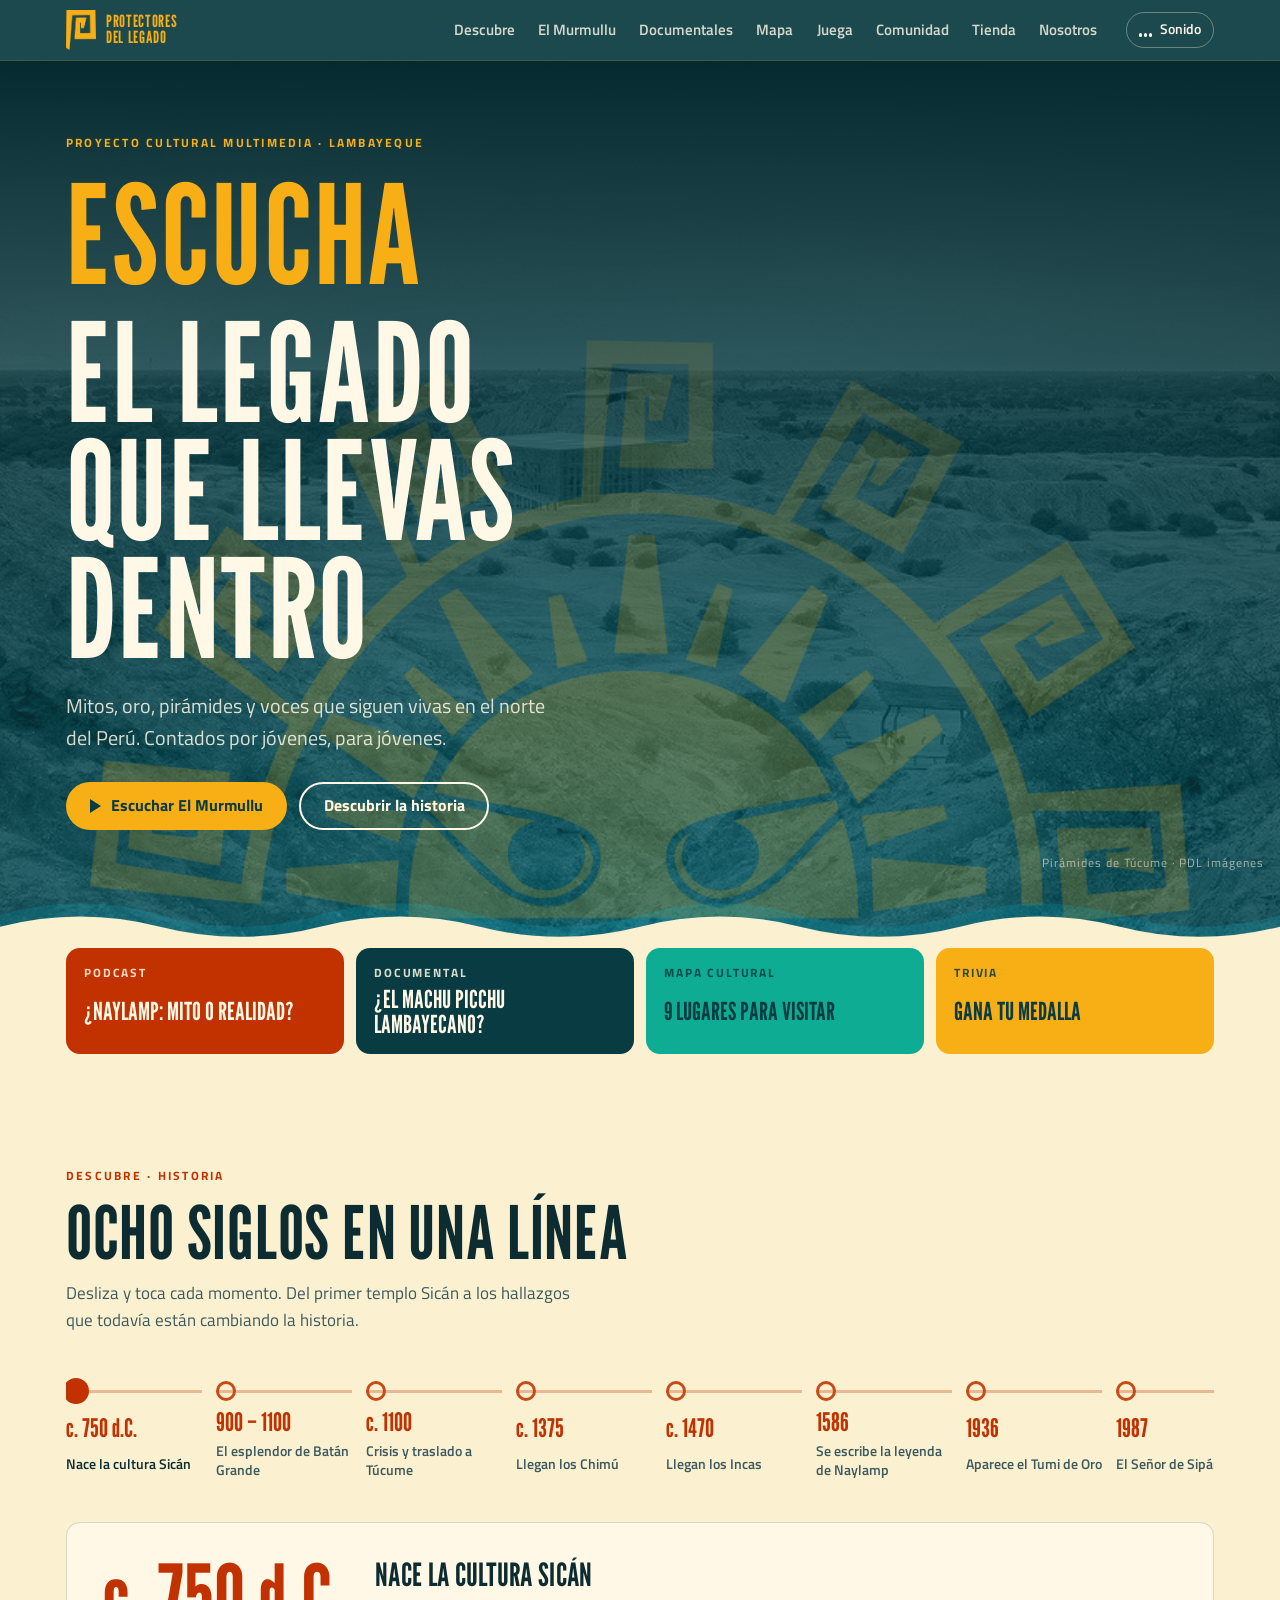
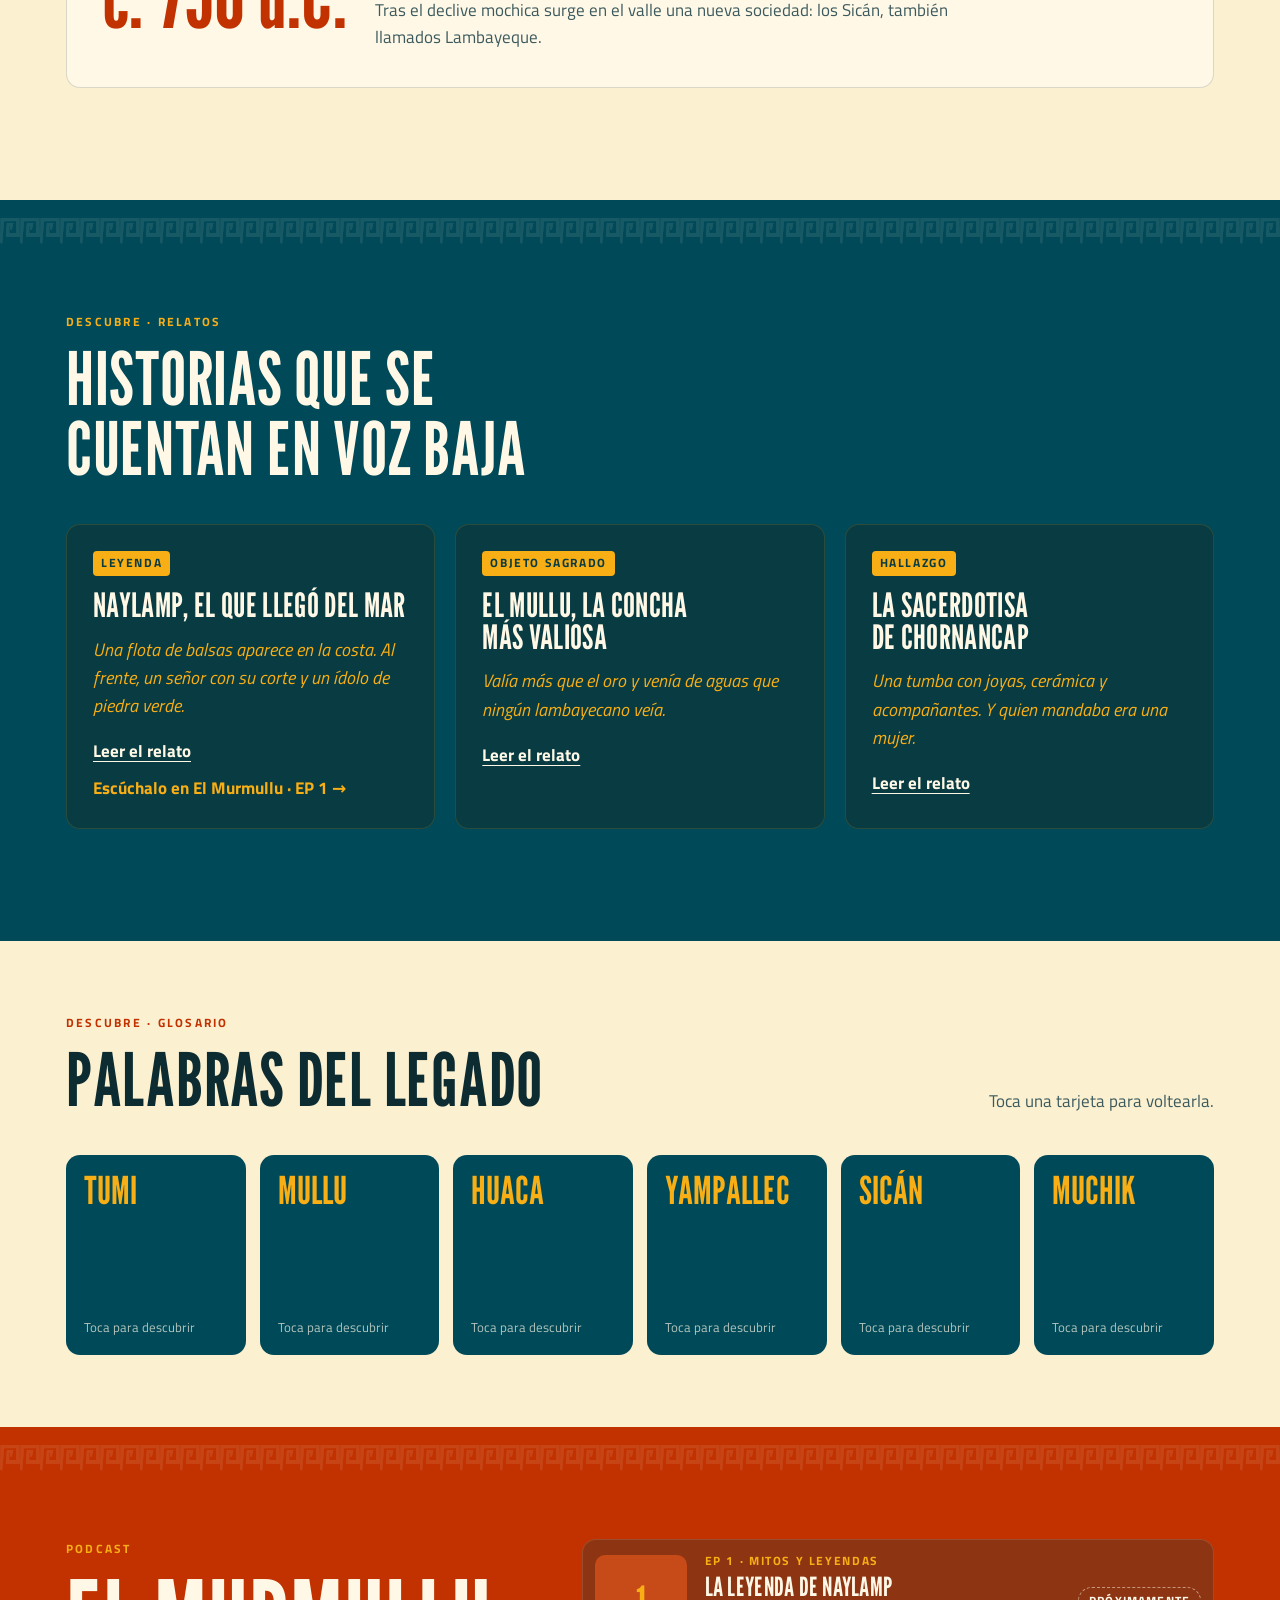
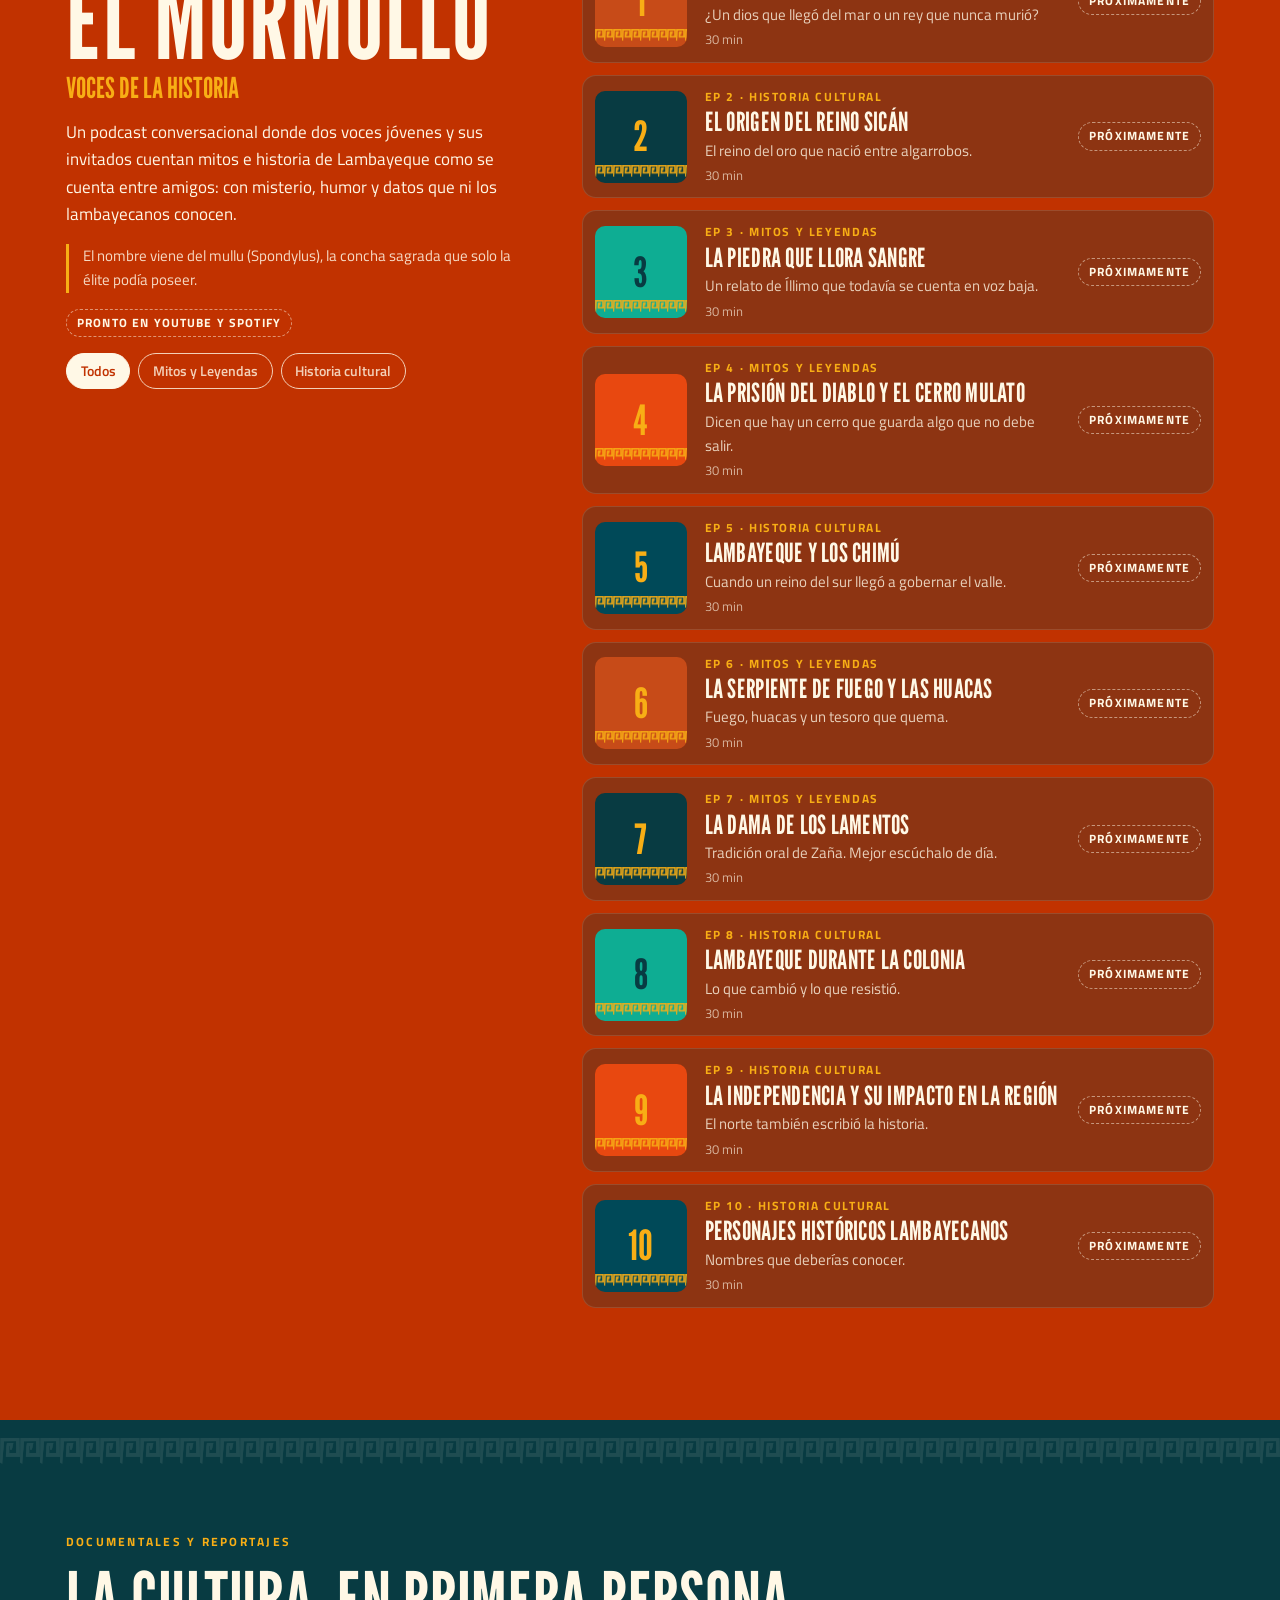
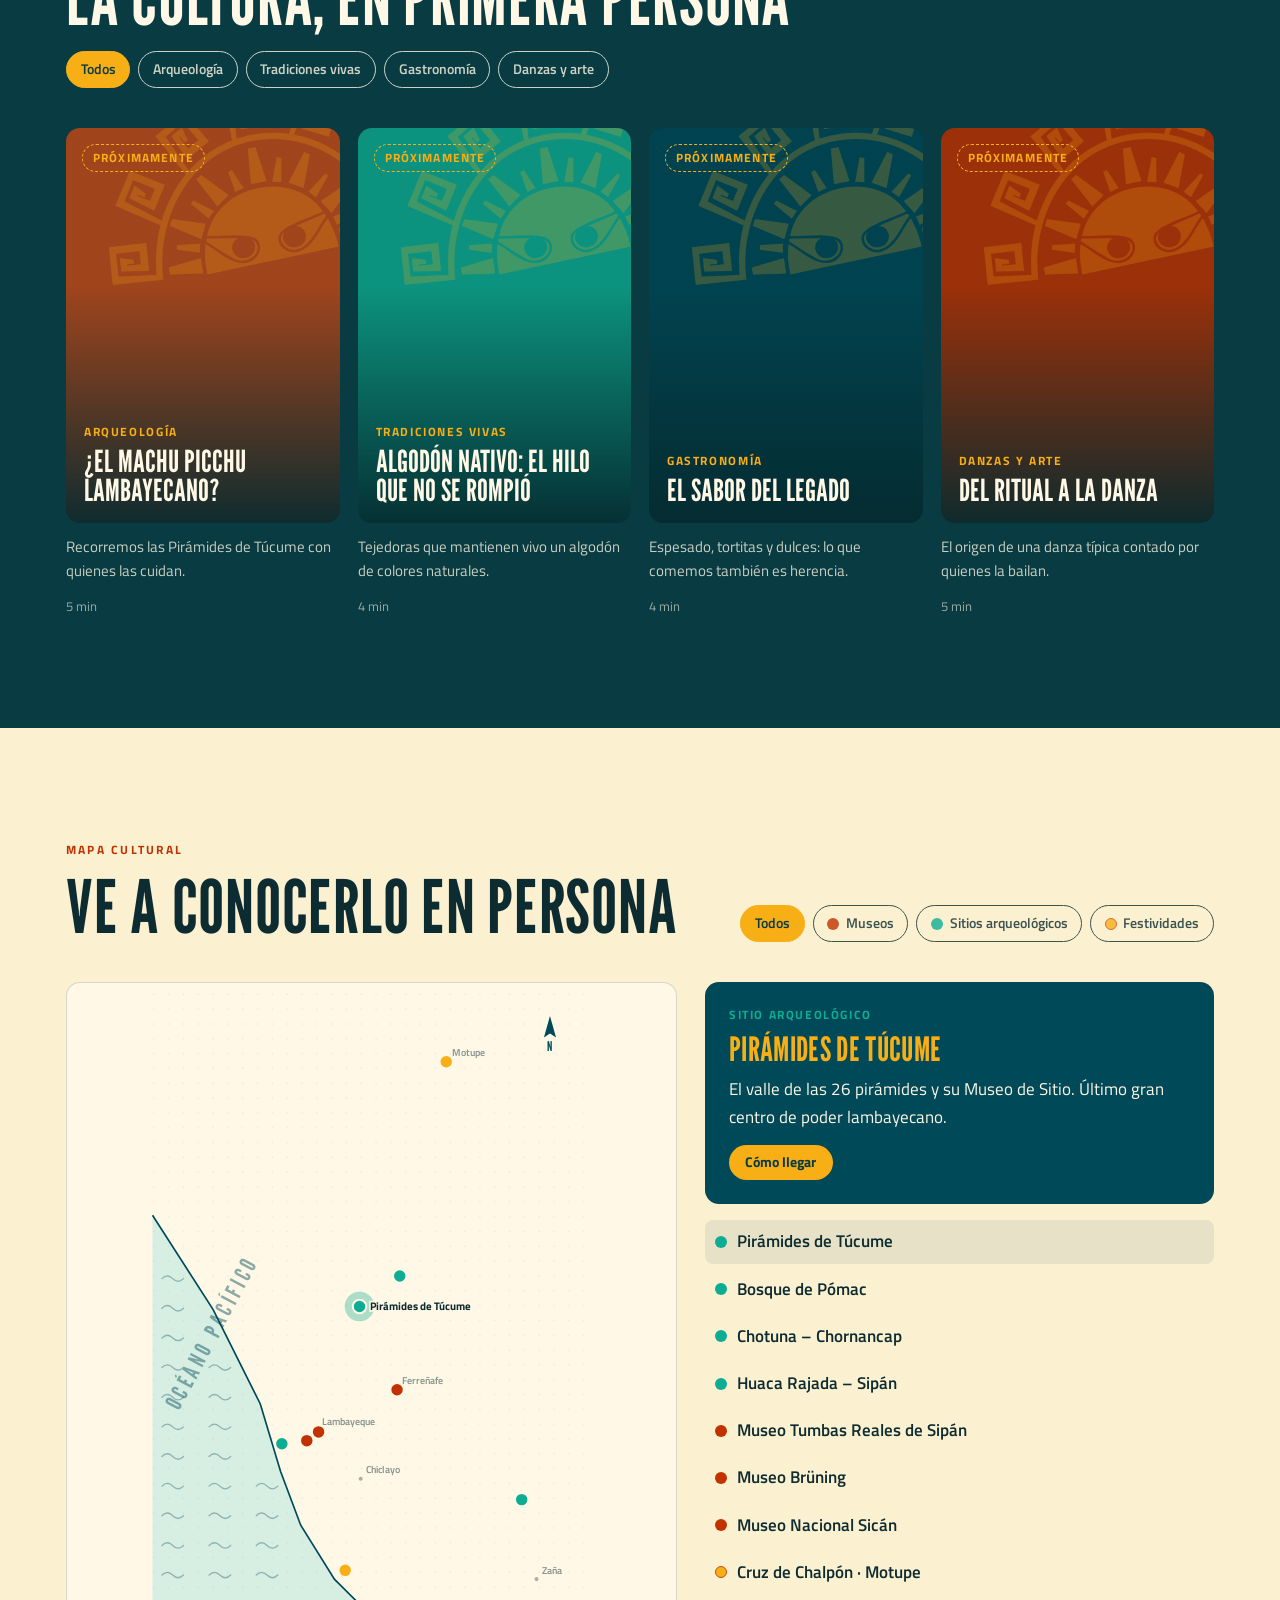
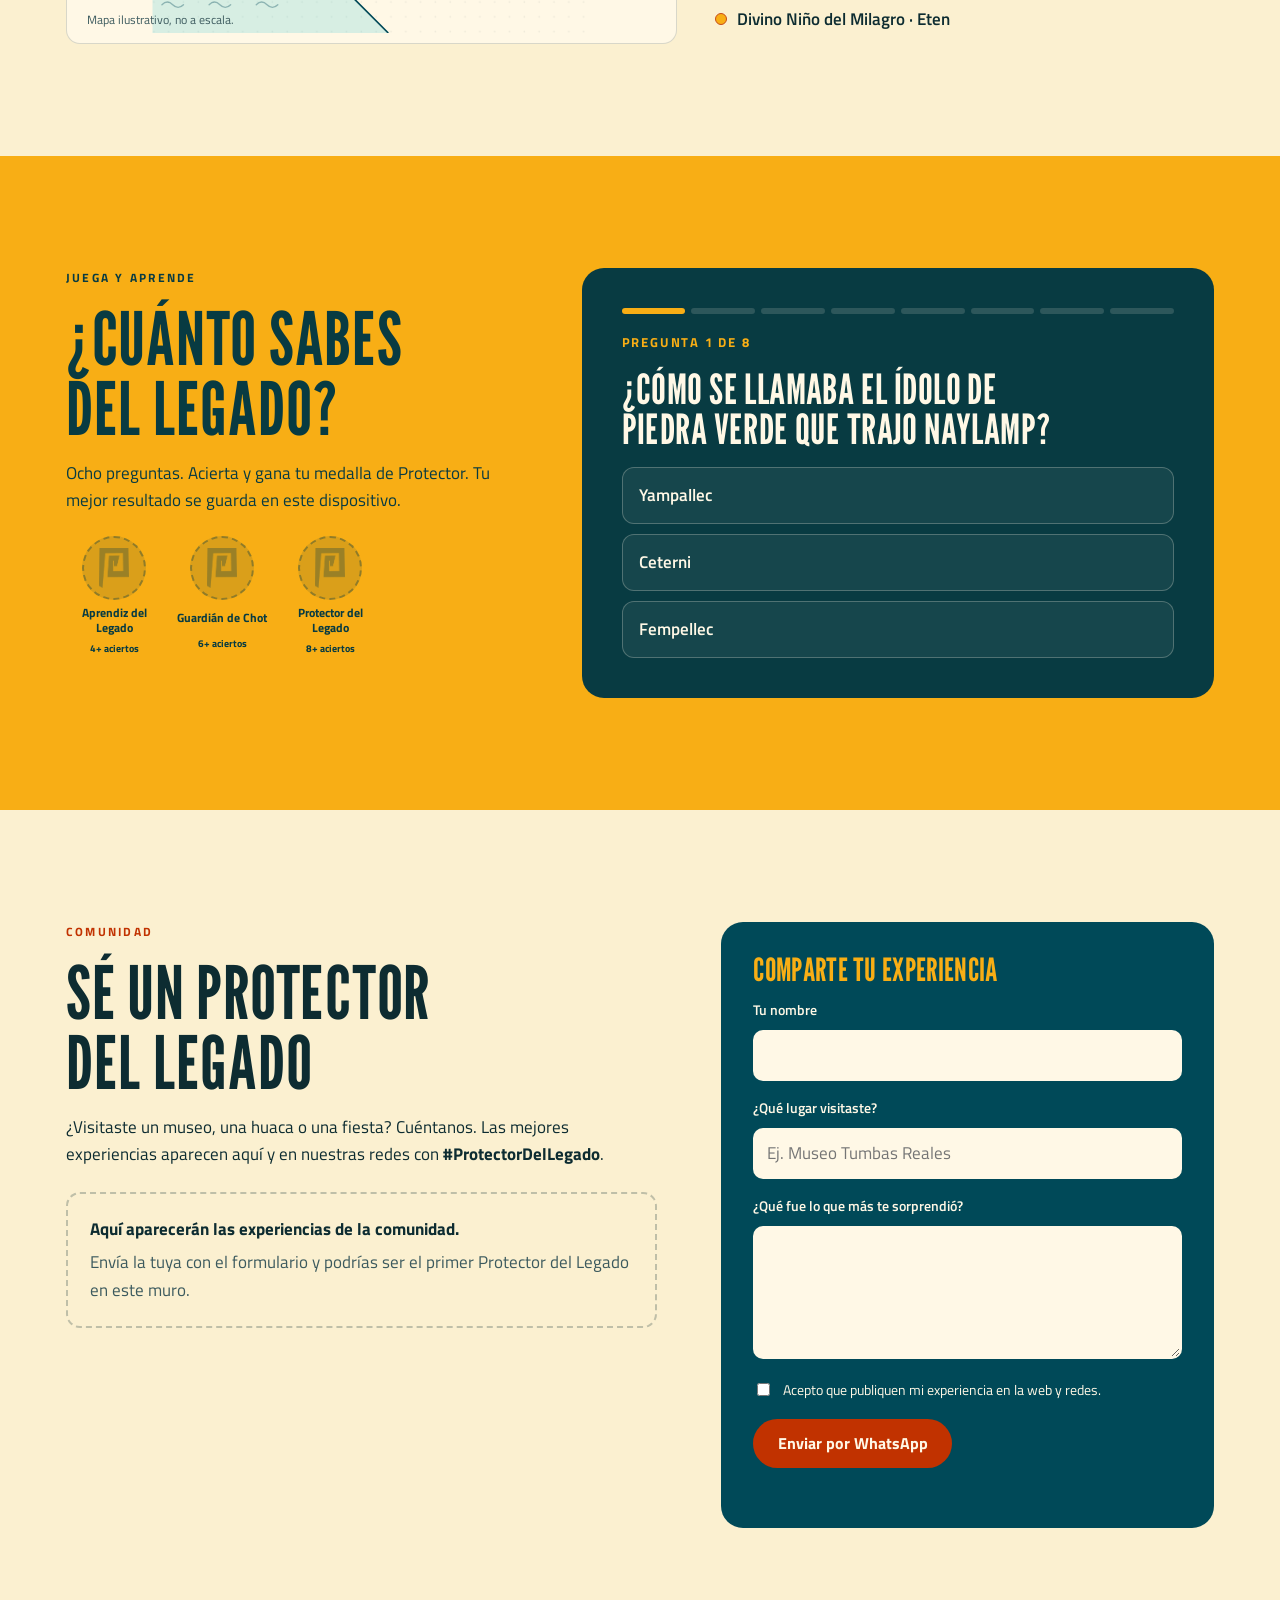
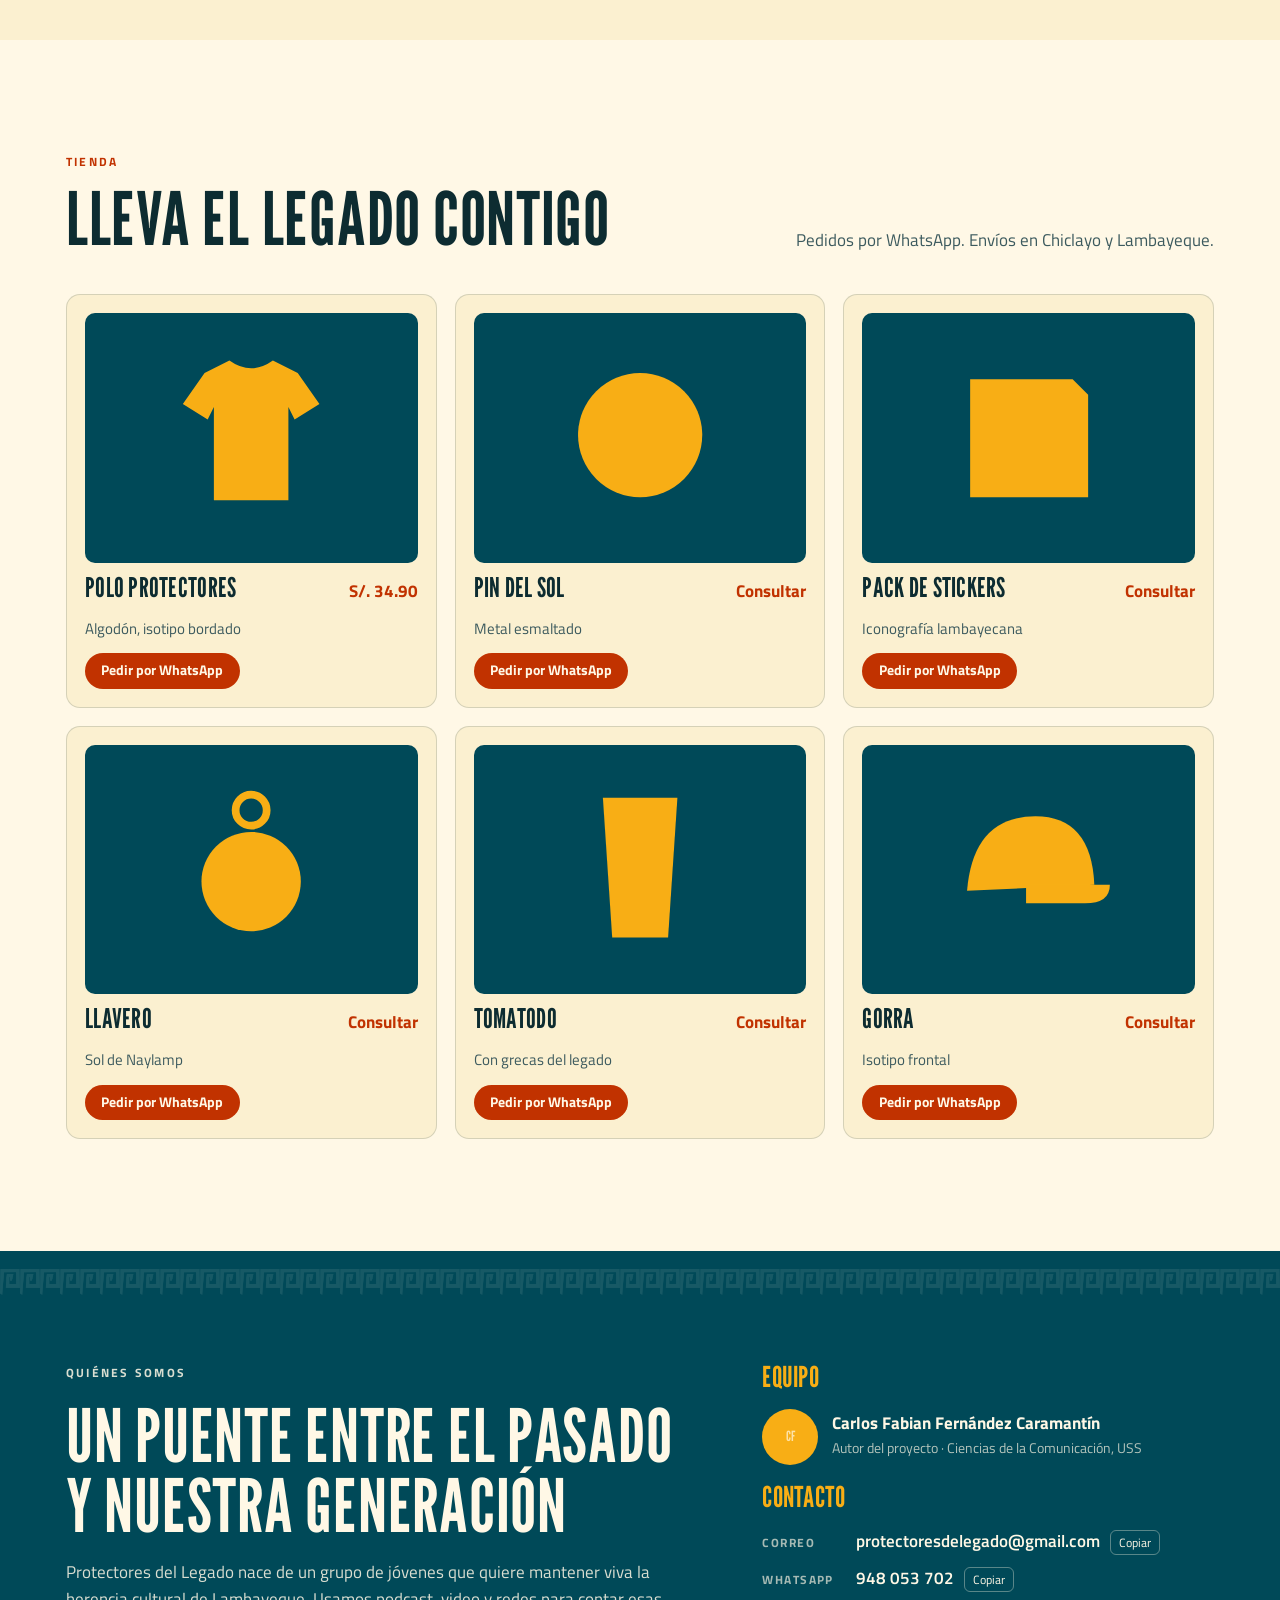
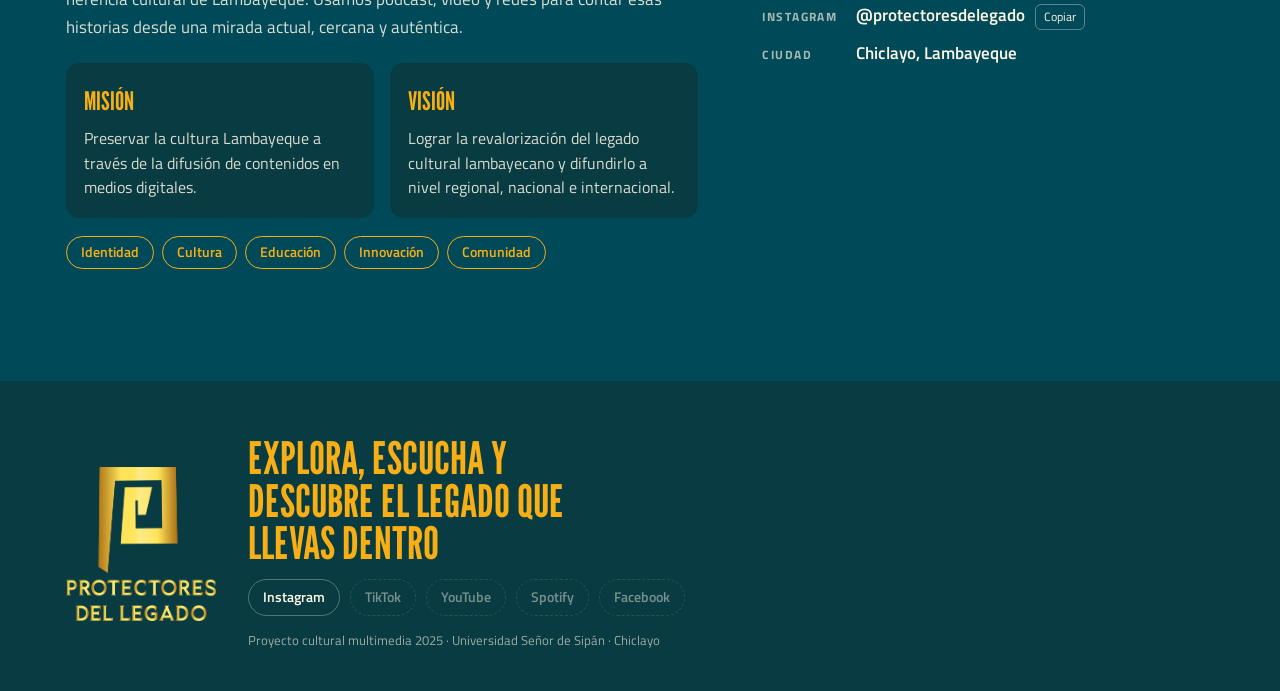
<file: index.html>
<!doctype html>
<html lang="es">
<head>
<meta charset="utf-8">
<meta name="viewport" content="width=device-width, initial-scale=1, viewport-fit=cover">
<title>Protectores del Legado</title>
<meta name="claude:viewport-fit-sides" content="cover">
<meta name="description" content="Proyecto multimedia para revalorizar la cultura Lambayeque: podcast El Murmullu, documentales, mapa cultural, trivia y comunidad.">
<meta property="og:title" content="Protectores del Legado">
<meta property="og:description" content="Explora, escucha y descubre el legado que llevas dentro.">
<meta property="og:image" content="img/logo-protectores.png">
<link rel="icon" href="img/isotipo-dorado.png">
<link rel="preconnect" href="https://fonts.googleapis.com">
<link rel="preconnect" href="https://fonts.gstatic.com" crossorigin>
<link rel="stylesheet" href="https://fonts.googleapis.com/css2?family=League+Gothic&family=Titillium+Web:ital,wght@0,300;0,400;0,600;0,700;1,400&display=swap">
<link rel="stylesheet" href="css/estilos.css">
</head>
<body>

<a class="saltar" href="#descubre">Saltar al contenido</a>

<!-- ============ CABECERA ============ -->
<header class="cabecera" id="cabecera">
  <div class="cabecera__in">
    <a class="marca" href="#inicio" aria-label="Protectores del Legado, inicio">
      <span class="marca__iso" aria-hidden="true"></span>
      <span class="marca__txt">Protectores<br>del Legado</span>
    </a>
    <nav class="nav" id="nav" aria-label="Secciones">
      <a href="#descubre">Descubre</a>
      <a href="#murmullu">El Murmullu</a>
      <a href="#documentales">Documentales</a>
      <a href="#mapa">Mapa</a>
      <a href="#juega">Juega</a>
      <a href="#comunidad">Comunidad</a>
      <a href="#tienda">Tienda</a>
      <a href="#nosotros">Nosotros</a>
    </nav>
    <button class="btn-sonido" id="btnSonido" type="button" aria-pressed="false" title="Sonido del mar de Naylamp">
      <span class="ondas" aria-hidden="true"><i></i><i></i><i></i></span><span class="btn-sonido__txt">Sonido</span>
    </button>
    <button class="hamburguesa" id="hamburguesa" type="button" aria-expanded="false" aria-controls="nav" aria-label="Abrir menú">
      <span></span><span></span><span></span>
    </button>
  </div>
</header>

<main>

<!-- ============ PORTADA ============ -->
<section class="portada" id="inicio">
  <div class="portada__foto" aria-hidden="true"></div>
  <video class="portada__video" id="videoPortada" muted loop playsinline hidden></video>
  <div class="portada__sol" aria-hidden="true"></div>
  <svg class="portada__olas" viewBox="0 0 1200 120" preserveAspectRatio="none" aria-hidden="true">
    <path d="M0 60 Q 75 20 150 60 T 300 60 T 450 60 T 600 60 T 750 60 T 900 60 T 1050 60 T 1200 60 V120 H0Z"/>
    <path d="M0 80 Q 75 45 150 80 T 300 80 T 450 80 T 600 80 T 750 80 T 900 80 T 1050 80 T 1200 80 V120 H0Z"/>
  </svg>
  <div class="portada__in">
    <p class="ceja">Proyecto cultural multimedia · Lambayeque</p>
    <h1 class="portada__titulo">
      <span class="rota" id="palabraRota">Explora</span>
      <span class="portada__resto">el legado que llevas dentro</span>
    </h1>
    <p class="portada__bajada">Mitos, oro, pirámides y voces que siguen vivas en el norte del Perú. Contados por jóvenes, para jóvenes.</p>
    <div class="portada__acciones">
      <a class="btn btn--oro" href="#murmullu"><span class="ico-play" aria-hidden="true"></span>Escuchar El Murmullu</a>
      <a class="btn btn--linea" href="#descubre">Descubrir la historia</a>
      <button class="btn btn--texto" id="btnTeaser" type="button" hidden>Ver teaser</button>
    </div>
  </div>
  <p class="portada__credito">Pirámides de Túcume · PDL imágenes</p>
</section>

<!-- ============ ACCESOS RÁPIDOS ============ -->
<nav class="accesos" aria-label="Accesos rápidos">
  <div class="accesos__in">
    <a class="acceso acceso--rojo" href="#murmullu"><span class="acceso__k">Podcast</span><span class="acceso__t">¿Naylamp: mito o realidad?</span></a>
    <a class="acceso acceso--noche" href="#documentales"><span class="acceso__k">Documental</span><span class="acceso__t">¿El Machu Picchu lambayecano?</span></a>
    <a class="acceso acceso--esmeralda" href="#mapa"><span class="acceso__k">Mapa cultural</span><span class="acceso__t">9 lugares para visitar</span></a>
    <a class="acceso acceso--oro" href="#juega"><span class="acceso__k">Trivia</span><span class="acceso__t">Gana tu medalla</span></a>
  </div>
</nav>

<!-- ============ DESCUBRE: LÍNEA DE TIEMPO ============ -->
<section class="banda banda--crema" id="descubre">
  <div class="banda__in">
    <header class="encabezado">
      <p class="ceja ceja--rojo">Descubre · Historia</p>
      <h2>Ocho siglos en una línea</h2>
      <p class="encabezado__bajada">Desliza y toca cada momento. Del primer templo Sicán a los hallazgos que todavía están cambiando la historia.</p>
    </header>
    <div class="linea" id="linea">
      <div class="linea__pista" id="lineaPista" role="tablist" aria-label="Momentos de la historia"></div>
      <article class="linea__detalle" id="lineaDetalle" aria-live="polite"></article>
    </div>
  </div>
</section>

<!-- ============ RELATOS ============ -->
<section class="banda banda--petroleo" id="relatos">
  <div class="banda__in">
    <header class="encabezado encabezado--claro">
      <p class="ceja">Descubre · Relatos</p>
      <h2>Historias que se cuentan en voz baja</h2>
    </header>
    <div class="relatos" id="relatos-lista"></div>
  </div>
</section>

<!-- ============ GLOSARIO ============ -->
<section class="banda banda--crema banda--compacta" id="glosario">
  <div class="banda__in">
    <header class="encabezado encabezado--fila">
      <div>
        <p class="ceja ceja--rojo">Descubre · Glosario</p>
        <h2>Palabras del legado</h2>
      </div>
      <p class="encabezado__bajada">Toca una tarjeta para voltearla.</p>
    </header>
    <div class="glosario" id="glosarioLista"></div>
  </div>
</section>

<!-- ============ EL MURMULLU ============ -->
<section class="banda banda--rojo" id="murmullu">
  <div class="banda__in murmullu">
    <div class="murmullu__intro">
      <p class="ceja">Podcast</p>
      <h2 class="murmullu__titulo">El Murmullu</h2>
      <p class="murmullu__sub">Voces de la historia</p>
      <p id="podcastDesc"></p>
      <p class="murmullu__nota" id="podcastOrigen"></p>
      <div class="plataformas" id="plataformasPodcast"></div>
      <div class="filtros" id="filtrosPodcast" role="group" aria-label="Filtrar episodios">
        <button type="button" class="chip activo" data-seg="todos">Todos</button>
        <button type="button" class="chip" data-seg="Mitos y Leyendas">Mitos y Leyendas</button>
        <button type="button" class="chip" data-seg="Historia cultural">Historia cultural</button>
      </div>
    </div>
    <ol class="episodios" id="episodios"></ol>
  </div>
</section>

<!-- ============ DOCUMENTALES ============ -->
<section class="banda banda--noche" id="documentales">
  <div class="banda__in">
    <header class="encabezado encabezado--claro encabezado--fila">
      <div>
        <p class="ceja">Documentales y reportajes</p>
        <h2>La cultura, en primera persona</h2>
      </div>
      <div class="filtros" id="filtrosDocs" role="group" aria-label="Filtrar documentales"></div>
    </header>
    <div class="docs" id="docsLista"></div>
  </div>
</section>

<!-- ============ MAPA ============ -->
<section class="banda banda--crema" id="mapa">
  <div class="banda__in">
    <header class="encabezado encabezado--fila">
      <div>
        <p class="ceja ceja--rojo">Mapa cultural</p>
        <h2>Ve a conocerlo en persona</h2>
      </div>
      <div class="filtros" id="filtrosMapa" role="group" aria-label="Filtrar lugares">
        <button type="button" class="chip activo" data-tipo="todos">Todos</button>
        <button type="button" class="chip" data-tipo="museo"><i class="punto punto--museo"></i>Museos</button>
        <button type="button" class="chip" data-tipo="sitio"><i class="punto punto--sitio"></i>Sitios arqueológicos</button>
        <button type="button" class="chip" data-tipo="fiesta"><i class="punto punto--fiesta"></i>Festividades</button>
      </div>
    </header>
    <div class="mapa">
      <div class="mapa__lienzo">
        <svg id="mapaSvg" viewBox="0 0 650 950" role="img" aria-label="Mapa ilustrado de la región Lambayeque con lugares culturales"></svg>
        <p class="mapa__nota">Mapa ilustrativo, no a escala.</p>
      </div>
      <div class="mapa__lado">
        <article class="mapa__ficha" id="mapaFicha" aria-live="polite"></article>
        <ul class="mapa__lista" id="mapaLista"></ul>
      </div>
    </div>
  </div>
</section>

<!-- ============ JUEGA ============ -->
<section class="banda banda--oro" id="juega">
  <div class="banda__in juega">
    <div class="juega__intro">
      <p class="ceja ceja--noche">Juega y aprende</p>
      <h2>¿Cuánto sabes del legado?</h2>
      <p>Ocho preguntas. Acierta y gana tu medalla de Protector. Tu mejor resultado se guarda en este dispositivo.</p>
      <div class="medallas" id="medallas" aria-label="Medallas"></div>
    </div>
    <div class="trivia" id="trivia" aria-live="polite"></div>
  </div>
</section>

<!-- ============ COMUNIDAD ============ -->
<section class="banda banda--crema" id="comunidad">
  <div class="banda__in comunidad">
    <div>
      <p class="ceja ceja--rojo">Comunidad</p>
      <h2>Sé un Protector del Legado</h2>
      <p>¿Visitaste un museo, una huaca o una fiesta? Cuéntanos. Las mejores experiencias aparecen aquí y en nuestras redes con <strong id="hashtag"></strong>.</p>
      <div class="muro" id="muro"></div>
    </div>
    <form class="formulario" id="formComunidad" novalidate>
      <h3>Comparte tu experiencia</h3>
      <label for="fNombre">Tu nombre</label>
      <input id="fNombre" name="nombre" type="text" autocomplete="given-name" required>
      <label for="fLugar">¿Qué lugar visitaste?</label>
      <input id="fLugar" name="lugar" type="text" placeholder="Ej. Museo Tumbas Reales" required>
      <label for="fTexto">¿Qué fue lo que más te sorprendió?</label>
      <textarea id="fTexto" name="texto" rows="4" required></textarea>
      <label class="check"><input id="fPermiso" type="checkbox" required> Acepto que publiquen mi experiencia en la web y redes.</label>
      <button class="btn btn--rojo" type="submit">Enviar por WhatsApp</button>
      <p class="formulario__msg" id="formMsg" role="status"></p>
    </form>
  </div>
</section>

<!-- ============ TIENDA ============ -->
<section class="banda banda--papel" id="tienda">
  <div class="banda__in">
    <header class="encabezado encabezado--fila">
      <div>
        <p class="ceja ceja--rojo">Tienda</p>
        <h2>Lleva el legado contigo</h2>
      </div>
      <p class="encabezado__bajada">Pedidos por WhatsApp. Envíos en Chiclayo y Lambayeque.</p>
    </header>
    <div class="tienda" id="tiendaLista"></div>
  </div>
</section>

<!-- ============ NOSOTROS ============ -->
<section class="banda banda--petroleo" id="nosotros">
  <div class="banda__in nosotros">
    <div>
      <p class="ceja">Quiénes somos</p>
      <h2>Un puente entre el pasado y nuestra generación</h2>
      <p>Protectores del Legado nace de un grupo de jóvenes que quiere mantener viva la herencia cultural de Lambayeque. Usamos podcast, video y redes para contar esas historias desde una mirada actual, cercana y auténtica.</p>
      <dl class="mv">
        <div><dt>Misión</dt><dd>Preservar la cultura Lambayeque a través de la difusión de contenidos en medios digitales.</dd></div>
        <div><dt>Visión</dt><dd>Lograr la revalorización del legado cultural lambayecano y difundirlo a nivel regional, nacional e internacional.</dd></div>
      </dl>
      <ul class="valores">
        <li>Identidad</li><li>Cultura</li><li>Educación</li><li>Innovación</li><li>Comunidad</li>
      </ul>
    </div>
    <div>
      <h3 class="nosotros__sub">Equipo</h3>
      <ul class="equipo" id="equipoLista"></ul>
      <h3 class="nosotros__sub">Contacto</h3>
      <ul class="contacto" id="contactoLista"></ul>
    </div>
  </div>
</section>

</main>

<footer class="pie">
  <div class="pie__in">
    <img class="pie__logo" src="img/logo-protectores.png" alt="Protectores del Legado" width="180" height="184">
    <div class="pie__txt">
      <p class="pie__lema" id="pieLema"></p>
      <div class="redes" id="redesPie"></div>
      <p class="pie__legal">Proyecto cultural multimedia <span id="pieAnio"></span> · Universidad Señor de Sipán · Chiclayo</p>
    </div>
  </div>
</footer>

<!-- Ventana para videos -->
<div class="modal" id="modal" hidden>
  <div class="modal__caja" role="dialog" aria-modal="true" aria-labelledby="modalTitulo">
    <button class="modal__cerrar" id="modalCerrar" type="button" aria-label="Cerrar">×</button>
    <h3 id="modalTitulo"></h3>
    <div class="modal__video" id="modalVideo"></div>
  </div>
</div>

<script src="js/app.js"></script>
</body>
</html>
</file>
<file: css/estilos.css>
/* =====================================================================
   PROTECTORES DEL LEGADO — ESTILOS
   Concepto: póster cinematográfico + bandas de color de la marca.
   Cada sección es una "lámina" con un color de la paleta oficial.
   ===================================================================== */
/* Formas de la marca incrustadas (isotipo y sol) para que funcionen en cualquier servidor */
:root{--m-iso:url("[data-uri]");--m-sol:url("[data-uri]");}


/* Tipografía principal del manual: Gill Sans MT ExtraCondensed Bold.
   Si está instalada se usa; si no, League Gothic (muy similar). */
@font-face {
  font-family: "PDL Titular";
  src: local("Gill Sans MT ExtraCondensed Bold"), local("GillSansMT-ExtraCondensedBold"), local("Gill Sans MT Ext Condensed Bold");
}

:root {
  /* Paleta principal (manual de marca) */
  --oro: #f8ae15;
  --rojo: #c13200;
  --petroleo: #004958;
  /* Paleta secundaria */
  --ambar: #ffb000;
  --teja: #c74b18;
  --naranja: #e84810;
  --celeste: #0bb7d3;
  --esmeralda: #0ead93;
  --noche: #083b42;
  /* Neutros con sesgo cálido */
  --crema: #fbf0d0;
  --papel: #fff8e6;
  --tinta: #0d2c31;
  --tinta-suave: #3c5a5e;
  --linea: rgba(13, 44, 49, .16);

  --f-titular: "PDL Titular", "League Gothic", "Arial Narrow", sans-serif;
  --f-texto: "Titillium Web", "Segoe UI", system-ui, sans-serif;

  --ancho: 1180px;
  --radio: 14px;
  --gutter-l: max(16px, env(safe-area-inset-left, 0px));
  --gutter-r: max(16px, env(safe-area-inset-right, 0px));

  color-scheme: light;
  scroll-behavior: smooth;
  scroll-padding-top: 76px;
}

* { box-sizing: border-box; }
[hidden] { display: none !important; }
html { -webkit-text-size-adjust: 100%; }
body {
  margin: 0;
  background: var(--crema);
  color: var(--tinta);
  font-family: var(--f-texto);
  font-size: 1.0625rem;
  line-height: 1.6;
  overflow-x: hidden;
  cursor: url("data:image/svg+xml,%3Csvg xmlns='http://www.w3.org/2000/svg' width='28' height='32' viewBox='0 0 28 32'%3E%3Cg fill='%23f8ae15' stroke='%23083b42' stroke-width='1.5' stroke-linejoin='round'%3E%3Cpath d='M6 9a8 7 0 0 1 16 0z'/%3E%3Crect x='9' y='9' width='10' height='7' rx='1'/%3E%3Crect x='12' y='16' width='4' height='8'/%3E%3Cpath d='M4 24h20a10 7 0 0 1-20 0z'/%3E%3C/g%3E%3C/svg%3E") 14 2, auto;
}
body::before {
  content: ""; position: fixed; inset: 0 0 auto; z-index: 60;
  height: env(safe-area-inset-top, 0px); background: var(--noche);
}
img { max-width: 100%; display: block; }
a { color: inherit; }
button { font: inherit; cursor: pointer; }
h1, h2, h3 { font-family: var(--f-titular); font-weight: 400; line-height: .95; letter-spacing: .01em; text-transform: uppercase; text-wrap: balance; margin: 0; }
h2 { font-size: clamp(2.6rem, 6vw, 4.6rem); }
h3 { font-size: 1.7rem; }
p { margin: 0; }
:focus-visible { outline: 3px solid var(--celeste); outline-offset: 3px; border-radius: 4px; }

.saltar { position: absolute; left: -999px; top: 8px; background: var(--oro); color: var(--noche); padding: 8px 14px; z-index: 100; }
.saltar:focus { left: 16px; }

.ceja { font-weight: 700; font-size: .78rem; letter-spacing: .18em; text-transform: uppercase; color: var(--oro); }
.ceja--rojo { color: var(--rojo); }
.ceja--noche { color: var(--noche); }

/* ---------- Botones ---------- */
.btn {
  display: inline-flex; align-items: center; gap: .6em;
  padding: .85em 1.4em; border-radius: 999px; border: 2px solid transparent;
  font-weight: 700; font-size: 1rem; text-decoration: none; line-height: 1.1;
  transition: transform .2s ease, background-color .2s ease, color .2s ease;
}
.btn:hover { transform: translateY(-2px); }
.btn--oro { background: var(--oro); color: var(--noche); }
.btn--oro:hover { background: var(--ambar); }
.btn--rojo { background: var(--rojo); color: var(--papel); }
.btn--rojo:hover { background: var(--naranja); }
.btn--linea { border-color: var(--papel); color: var(--papel); background: transparent; }
.btn--linea:hover { background: var(--papel); color: var(--noche); }
.btn--texto { background: none; color: var(--papel); text-decoration: underline; text-underline-offset: 4px; padding-inline: .4em; }
.btn--chico { padding: .55em 1em; font-size: .9rem; }
.ico-play { width: 0; height: 0; border-left: 11px solid currentColor; border-top: 7px solid transparent; border-bottom: 7px solid transparent; }

.chip {
  display: inline-flex; align-items: center; gap: .45em;
  border: 1.5px solid currentColor; background: transparent; color: inherit;
  border-radius: 999px; padding: .4em .95em; font-size: .9rem; font-weight: 600;
  opacity: .8; transition: opacity .2s, background-color .2s, color .2s;
}
.chip:hover { opacity: 1; }
.chip.activo { opacity: 1; background: var(--tinta); color: var(--crema); border-color: var(--tinta); }
.filtros { display: flex; flex-wrap: wrap; gap: 8px; }

/* ---------- Cabecera ---------- */
.cabecera {
  position: sticky; top: env(safe-area-inset-top, 0px); z-index: 50;
  background: color-mix(in srgb, var(--noche) 92%, transparent);
  backdrop-filter: blur(10px); -webkit-backdrop-filter: blur(10px);
  color: var(--papel);
  border-bottom: 1px solid rgba(248, 174, 21, .18);
}
.cabecera__in {
  max-width: var(--ancho); margin: 0 auto;
  padding-left: var(--gutter-l); padding-right: var(--gutter-r); padding-block: 10px;
  display: flex; align-items: center; gap: 18px;
}
.marca { display: flex; align-items: center; gap: 10px; text-decoration: none; flex-shrink: 0; }
.marca__iso {
  width: 30px; height: 40px; background: var(--oro);
  -webkit-mask: var(--m-iso) center / contain no-repeat; mask: var(--m-iso) center / contain no-repeat;
}
.marca__txt { font-family: var(--f-titular); text-transform: uppercase; font-size: 1.05rem; line-height: .95; letter-spacing: .04em; color: var(--oro); }
.nav { display: flex; gap: 2px; margin-left: auto; }
.nav a {
  text-decoration: none; font-weight: 600; font-size: .95rem; padding: .45em .7em; border-radius: 8px;
  color: color-mix(in srgb, var(--papel) 82%, transparent); transition: color .2s, background-color .2s;
}
.nav a:hover, .nav a.actual { color: var(--oro); background: rgba(248, 174, 21, .1); }
.btn-sonido {
  display: inline-flex; align-items: center; gap: 8px; border: 1.5px solid rgba(255, 248, 230, .35);
  color: var(--papel); background: transparent; border-radius: 999px; padding: 6px 12px; font-size: .85rem; font-weight: 600;
}
.btn-sonido[aria-pressed="true"] { border-color: var(--oro); color: var(--oro); }
.ondas { display: inline-flex; gap: 2px; align-items: flex-end; height: 14px; }
.ondas i { width: 3px; height: 4px; background: currentColor; border-radius: 2px; }
.btn-sonido[aria-pressed="true"] .ondas i { animation: onda 1s ease-in-out infinite; }
.ondas i:nth-child(2) { animation-delay: .2s !important; }
.ondas i:nth-child(3) { animation-delay: .4s !important; }
@keyframes onda { 0%, 100% { height: 4px; } 50% { height: 14px; } }
.hamburguesa { display: none; background: none; border: 0; padding: 8px; flex-direction: column; gap: 5px; }
.hamburguesa span { display: block; width: 24px; height: 2.5px; background: var(--papel); border-radius: 2px; transition: transform .25s, opacity .25s; }
.hamburguesa[aria-expanded="true"] span:nth-child(1) { transform: translateY(7.5px) rotate(45deg); }
.hamburguesa[aria-expanded="true"] span:nth-child(2) { opacity: 0; }
.hamburguesa[aria-expanded="true"] span:nth-child(3) { transform: translateY(-7.5px) rotate(-45deg); }

/* ---------- Portada ---------- */
.portada {
  position: relative; overflow: hidden; isolation: isolate;
  background: radial-gradient(120% 90% at 50% 105%, #0e5b66 0%, var(--noche) 55%, #052a2f 100%);
  color: var(--papel);
  min-height: min(760px, 92vh);
  display: flex; flex-direction: column; justify-content: center;
}
.portada__foto {
  position: absolute; inset: 0; z-index: -3;
  background: url("../img/tucume.jpg") center 70% / cover no-repeat;
  opacity: .32; mix-blend-mode: luminosity; filter: contrast(1.15);
  -webkit-mask-image: linear-gradient(to bottom, transparent 0%, #000 45%, #000 100%);
  mask-image: linear-gradient(to bottom, transparent 0%, #000 45%, #000 100%);
}
.portada__video { position: absolute; inset: 0; width: 100%; height: 100%; object-fit: cover; z-index: -2; opacity: .55; }
.portada__sol {
  position: absolute; z-index: -1; left: 50%; bottom: 28px;
  width: min(1100px, 150vw); aspect-ratio: 1000 / 529;
  transform: translateX(-50%);
  background: linear-gradient(to top, var(--oro) 0%, var(--ambar) 40%, rgba(248, 174, 21, .55) 100%);
  -webkit-mask: var(--m-sol) center bottom / contain no-repeat; mask: var(--m-sol) center bottom / contain no-repeat;
  opacity: .2;
  animation: amanecer 2.2s cubic-bezier(.2, .7, .2, 1) both;
}
@keyframes amanecer { from { transform: translate(-50%, 18%); opacity: 0; } to { transform: translate(-50%, 0); opacity: .2; } }
.portada__olas { position: absolute; left: 0; right: 0; bottom: 0; width: 100%; height: 70px; z-index: -1; }
.portada__olas path:nth-child(1) { fill: rgba(11, 183, 211, .18); }
.portada__olas path:nth-child(2) { fill: var(--crema); }
.portada__in {
  max-width: var(--ancho); width: 100%; margin: 0 auto;
  padding-left: var(--gutter-l); padding-right: var(--gutter-r); padding-block: 72px 120px;
  display: grid; gap: 22px; justify-items: start;
}
.portada__titulo { font-size: clamp(3.4rem, 11vw, 8.6rem); line-height: .86; max-width: 11ch; }
.rota { display: block; color: var(--oro); min-height: 1em; }
.rota.cambia { animation: rota .5s ease both; }
@keyframes rota { from { opacity: 0; transform: translateY(.25em); filter: blur(4px); } to { opacity: 1; transform: none; filter: none; } }
.portada__resto { display: block; }
.portada__bajada { max-width: 46ch; font-size: clamp(1.05rem, 1.6vw, 1.25rem); color: color-mix(in srgb, var(--papel) 85%, transparent); }
.portada__acciones { display: flex; flex-wrap: wrap; gap: 12px; align-items: center; margin-top: 6px; }
.portada__credito {
  position: absolute; right: var(--gutter-r); bottom: 78px; font-size: .75rem; letter-spacing: .08em;
  color: color-mix(in srgb, var(--papel) 60%, transparent);
}

/* ---------- Accesos ---------- */
.accesos { background: var(--crema); }
.accesos__in {
  max-width: var(--ancho); margin: 0 auto; padding-left: var(--gutter-l); padding-right: var(--gutter-r); padding-block: 8px 0;
  display: grid; grid-template-columns: repeat(4, minmax(0, 1fr)); gap: 12px;
  position: relative; z-index: 2; margin-top: -10px;
}
.acceso {
  display: grid; gap: 4px; padding: 16px 18px 18px; border-radius: var(--radio); text-decoration: none;
  transition: transform .2s ease;
}
.acceso:hover { transform: translateY(-4px); }
.acceso__k { font-size: .72rem; font-weight: 700; letter-spacing: .16em; text-transform: uppercase; opacity: .85; }
.acceso__t { overflow-wrap: anywhere; font-family: var(--f-titular); font-size: 1.55rem; line-height: 1; text-transform: uppercase; }
.acceso--rojo { background: var(--rojo); color: var(--papel); }
.acceso--noche { background: var(--noche); color: var(--papel); }
.acceso--esmeralda { background: var(--esmeralda); color: var(--noche); }
.acceso--oro { background: var(--oro); color: var(--noche); }

/* ---------- Bandas (secciones) ---------- */
.banda { padding-block: clamp(64px, 9vw, 112px); position: relative; }
.banda--compacta { padding-block: clamp(48px, 6vw, 72px); }
.banda__in { max-width: var(--ancho); margin: 0 auto; padding-left: var(--gutter-l); padding-right: var(--gutter-r); }
.banda--crema { background: var(--crema); color: var(--tinta); }
.banda--papel { background: var(--papel); color: var(--tinta); }
.banda--petroleo { background: var(--petroleo); color: var(--papel); }
.banda--noche { background: var(--noche); color: var(--papel); }
.banda--rojo { background: var(--rojo); color: var(--papel); }
.banda--oro { background: var(--oro); color: var(--noche); }
/* Greca de isotipos al inicio de cada banda oscura */
.banda--petroleo::before, .banda--noche::before, .banda--rojo::before {
  content: ""; position: absolute; top: 18px; left: 0; right: 0; height: 26px;
  background: currentColor; opacity: .09;
  -webkit-mask: var(--m-iso) 0 0 / 20px 26px repeat-x; mask: var(--m-iso) 0 0 / 20px 26px repeat-x;
  -webkit-mask-repeat: space no-repeat; mask-repeat: space no-repeat;
}

.encabezado { display: grid; gap: 12px; margin-bottom: 40px; max-width: 760px; }
.encabezado--fila { max-width: none; display: flex; flex-wrap: wrap; align-items: flex-end; justify-content: space-between; gap: 18px 32px; }
.encabezado--fila > div:not(.filtros) { display: grid; gap: 12px; }
.encabezado__bajada { color: var(--tinta-suave); max-width: 52ch; }
.encabezado--claro .encabezado__bajada { color: color-mix(in srgb, var(--papel) 80%, transparent); }

/* ---------- Línea de tiempo ---------- */
.linea { display: grid; grid-template-columns: minmax(0, 1fr); gap: 24px; }
.linea__pista {
  display: flex; gap: 0; overflow-x: auto; scroll-snap-type: x mandatory; padding: 6px 2px 18px;
  position: relative; scrollbar-width: thin; scrollbar-color: var(--teja) transparent;
}
.hito {
  flex: 0 0 auto; width: 150px; scroll-snap-align: start; background: none; border: 0; text-align: left;
  padding: 0 14px 0 0; color: var(--tinta); display: grid; gap: 8px; position: relative;
}
.hito::before { content: ""; height: 3px; background: var(--teja); opacity: .35; margin-top: 9px; grid-row: 1; grid-column: 1; }
.hito__punto {
  grid-row: 1; grid-column: 1; width: 20px; height: 20px; border-radius: 50%; background: var(--crema);
  border: 3px solid var(--teja); transition: transform .2s, background-color .2s;
}
.hito__anio { font-family: var(--f-titular); font-size: 1.6rem; line-height: 1; color: var(--rojo); }
.hito__tit { font-size: .9rem; font-weight: 600; line-height: 1.3; color: var(--tinta-suave); }
.hito:hover .hito__punto { transform: scale(1.2); }
.hito[aria-selected="true"] .hito__punto { background: var(--rojo); border-color: var(--rojo); transform: scale(1.3); }
.hito[aria-selected="true"] .hito__tit { color: var(--tinta); }
.linea__detalle {
  background: var(--papel); border-radius: var(--radio); padding: clamp(22px, 4vw, 36px);
  display: grid; grid-template-columns: auto minmax(0, 1fr); gap: 8px 28px; align-items: start;
  border: 1px solid var(--linea);
}
.linea__detalle .grande { font-family: var(--f-titular); font-size: clamp(3rem, 8vw, 5.5rem); line-height: .85; color: var(--rojo); grid-row: span 2; }
.linea__detalle h3 { font-size: 2rem; }
.linea__detalle p { max-width: 60ch; color: var(--tinta-suave); }

/* ---------- Relatos ---------- */
.relatos { display: grid; grid-template-columns: repeat(3, minmax(0, 1fr)); gap: 20px; }
.relato {
  background: var(--noche); border-radius: var(--radio); padding: 26px; display: grid; gap: 14px; align-content: start;
  border: 1px solid rgba(248, 174, 21, .15);
}
.relato__et { justify-self: start; font-size: .72rem; font-weight: 700; letter-spacing: .14em; text-transform: uppercase; color: var(--noche); background: var(--oro); border-radius: 4px; padding: 3px 8px; }
.relato h3 { font-size: 2.1rem; color: var(--papel); }
.relato__gancho { font-size: 1.1rem; font-style: italic; color: var(--oro); }
.relato__cuerpo { display: grid; gap: 12px; color: color-mix(in srgb, var(--papel) 82%, transparent); font-size: 1rem; }
.relato__cuerpo[hidden] { display: none; }
.relato__acc { display: flex; flex-wrap: wrap; gap: 10px; margin-top: 4px; }
.relato__btn { background: none; border: 0; color: var(--papel); font-weight: 700; padding: 0; text-decoration: underline; text-underline-offset: 4px; }
.relato__link { color: var(--oro); font-weight: 700; text-decoration: none; }

/* ---------- Glosario ---------- */
.glosario { display: grid; grid-template-columns: repeat(6, minmax(0, 1fr)); gap: 14px; }
.carta { display: block; min-width: 0; perspective: 900px; background: none; border: 0; padding: 0; text-align: left; color: inherit; min-height: 200px; }
.carta__in { display: block; position: relative; height: 100%; min-height: 200px; transition: transform .6s cubic-bezier(.3, .7, .2, 1); transform-style: preserve-3d; }
.carta.volteada .carta__in { transform: rotateY(180deg); }
.carta__cara {
  position: absolute; inset: 0; border-radius: var(--radio); padding: 18px; display: grid; align-content: space-between; gap: 10px;
  backface-visibility: hidden; -webkit-backface-visibility: hidden; overflow: hidden;
}
.carta__frente { background: var(--petroleo); color: var(--oro); }
.carta__frente strong { font-family: var(--f-titular); font-weight: 400; font-size: clamp(1.9rem, 6vw, 2.4rem); overflow-wrap: anywhere; line-height: .9; text-transform: uppercase; }
.carta__frente small { color: var(--papel); opacity: .7; font-size: .8rem; }
.carta__reverso { background: var(--papel); border: 1.5px solid var(--petroleo); transform: rotateY(180deg); font-size: .92rem; line-height: 1.45; }
.carta__reverso em { font-style: normal; font-weight: 700; color: var(--rojo); font-size: .85rem; }

/* ---------- Murmullu ---------- */
.murmullu { display: grid; grid-template-columns: minmax(0, 5fr) minmax(0, 7fr); gap: clamp(28px, 5vw, 64px); align-items: start; }
.murmullu__intro { display: grid; gap: 16px; position: sticky; top: 100px; }
.murmullu__titulo { font-size: clamp(4rem, 8.5vw, 7.5rem); overflow-wrap: anywhere; line-height: .82; color: var(--papel); }
.murmullu__sub { font-family: var(--f-titular); text-transform: uppercase; font-size: 1.8rem; color: var(--oro); line-height: 1; margin-top: -6px; }
.murmullu__nota { font-size: .95rem; padding-left: 14px; border-left: 3px solid var(--oro); color: color-mix(in srgb, var(--papel) 85%, transparent); }
.murmullu .chip.activo { background: var(--papel); color: var(--rojo); border-color: var(--papel); }
.plataformas { display: flex; flex-wrap: wrap; gap: 10px; }
.episodios { list-style: none; margin: 0; padding: 0; display: grid; gap: 12px; }
.ep {
  display: grid; grid-template-columns: 92px minmax(0, 1fr) auto; gap: 18px; align-items: center;
  background: rgba(8, 59, 66, .28); border-radius: var(--radio); padding: 12px;
  border: 1px solid rgba(255, 248, 230, .12); transition: background-color .2s;
}
.ep:hover { background: rgba(8, 59, 66, .45); }
.ep__portada {
  width: 92px; aspect-ratio: 1; border-radius: 10px; position: relative; overflow: hidden; display: grid; place-items: center;
  font-family: var(--f-titular); font-size: 2.6rem; color: var(--oro);
}
.ep__portada::after {
  content: ""; position: absolute; left: 0; right: 0; bottom: 6px; height: 12px; background: var(--oro); opacity: .9;
  -webkit-mask: var(--m-iso) 0 0 / 9px 12px repeat-x; mask: var(--m-iso) 0 0 / 9px 12px repeat-x;
}
.ep__portada img { position: absolute; inset: 0; width: 100%; height: 100%; object-fit: cover; }
.producto__img img { width: 100%; height: 100%; object-fit: cover; }
.aviso-carga { background: var(--oro); color: var(--noche); padding: 12px 16px; font-weight: 600; text-align: center; margin: 0; }
.c-rojo { background: var(--teja); } .c-noche { background: var(--noche); } .c-esmeralda { background: var(--esmeralda); color: var(--noche) !important; }
.c-teja { background: var(--naranja); } .c-petroleo { background: var(--petroleo); }
.ep__seg { font-size: .72rem; font-weight: 700; letter-spacing: .14em; text-transform: uppercase; color: var(--oro); }
.ep__tit { font-family: var(--f-titular); text-transform: uppercase; font-size: 1.65rem; line-height: 1; margin: 2px 0 4px; }
.ep__gancho { font-size: .95rem; color: color-mix(in srgb, var(--papel) 80%, transparent); }
.ep__meta { font-size: .8rem; color: color-mix(in srgb, var(--papel) 65%, transparent); margin-top: 2px; }
.ep__acc { display: flex; flex-direction: column; gap: 6px; align-items: flex-end; }
.etiqueta-prox { font-size: .72rem; font-weight: 700; letter-spacing: .1em; text-transform: uppercase; border: 1.5px dashed rgba(255, 248, 230, .5); border-radius: 999px; padding: 4px 10px; white-space: nowrap; }
.btn-plat { display: inline-flex; align-items: center; gap: 6px; font-size: .85rem; font-weight: 700; text-decoration: none; padding: 6px 12px; border-radius: 999px; background: var(--papel); color: var(--rojo); border: 0; }
.btn-plat--sp { background: var(--noche); color: var(--papel); }

/* ---------- Documentales ---------- */
#filtrosDocs .chip.activo, #filtrosMapa .chip.activo { background: var(--oro); color: var(--noche); border-color: var(--oro); }
.docs { display: grid; grid-template-columns: repeat(4, minmax(0, 1fr)); gap: 18px; }
.doc { display: grid; gap: 12px; align-content: start; }
.doc__cuadro {
  aspect-ratio: 9 / 13; border-radius: var(--radio); position: relative; overflow: hidden; border: 0; padding: 18px; text-align: left;
  display: flex; flex-direction: column; justify-content: flex-end; gap: 6px; color: var(--papel);
  background: linear-gradient(to top, rgba(5, 42, 47, .95) 0%, rgba(5, 42, 47, .2) 60%), var(--fondo, var(--petroleo));
}
.doc__cuadro::before {
  content: ""; position: absolute; inset: -10% -30% auto auto; width: 120%; aspect-ratio: 1000/529; opacity: .22; background: var(--oro);
  -webkit-mask: var(--m-sol) center / contain no-repeat; mask: var(--m-sol) center / contain no-repeat;
  transform: rotate(-12deg);
}
.doc__cuadro .play {
  position: absolute; top: 16px; left: 16px; width: 46px; height: 46px; border-radius: 50%; background: var(--oro); color: var(--noche);
  display: grid; place-items: center;
}
.doc__cuadro .play .ico-play { margin-left: 3px; }
.doc__cat { font-size: .72rem; font-weight: 700; letter-spacing: .14em; text-transform: uppercase; color: var(--oro); position: relative; }
.doc__tit { font-family: var(--f-titular); text-transform: uppercase; font-size: 1.9rem; line-height: .95; position: relative; }
.doc__desc { font-size: .95rem; color: color-mix(in srgb, var(--papel) 78%, transparent); }
.doc__meta { font-size: .8rem; color: color-mix(in srgb, var(--papel) 60%, transparent); }
.doc[hidden] { display: none; }

/* ---------- Mapa ---------- */
.mapa { display: grid; grid-template-columns: minmax(0, 6fr) minmax(0, 5fr); gap: 28px; align-items: start; }
.mapa__lienzo { background: var(--papel); border-radius: var(--radio); border: 1px solid var(--linea); padding: 10px; position: relative; }
.mapa__lienzo svg { width: 100%; height: auto; display: block; max-height: 640px; }
.mapa__nota { position: absolute; left: 20px; bottom: 14px; font-size: .75rem; color: var(--tinta-suave); }
.mapa__lado { display: grid; gap: 16px; }
.mapa__ficha { background: var(--petroleo); color: var(--papel); border-radius: var(--radio); padding: 24px; display: grid; gap: 10px; }
.mapa__ficha h3 { font-size: 2.1rem; color: var(--oro); }
.mapa__ficha .tipo { font-size: .72rem; font-weight: 700; letter-spacing: .14em; text-transform: uppercase; }
.mapa__ficha .acciones { display: flex; flex-wrap: wrap; gap: 10px; margin-top: 4px; }
.mapa__lista { list-style: none; margin: 0; padding: 0; display: grid; gap: 4px; }
.mapa__lista button {
  width: 100%; display: flex; align-items: center; gap: 10px; text-align: left; background: none; border: 0; border-radius: 8px;
  padding: 8px 10px; color: var(--tinta); font-weight: 600;
}
.mapa__lista button:hover, .mapa__lista button.activo { background: rgba(0, 73, 88, .08); }
.mapa__lista li[hidden] { display: none; }
.punto { width: 12px; height: 12px; border-radius: 50%; display: inline-block; flex-shrink: 0; }
.punto--museo { background: var(--rojo); }
.punto--sitio { background: var(--esmeralda); }
.punto--fiesta { background: var(--oro); border: 1.5px solid var(--teja); }
.pin { cursor: pointer; }
.pin circle.halo { opacity: 0; transition: opacity .2s; }
.pin:hover circle.halo, .pin.activo circle.halo { opacity: .35; }
.pin.oculto { display: none; }
.pin text { font-family: var(--f-texto); font-size: 17px; font-weight: 700; fill: var(--tinta); paint-order: stroke; stroke: var(--papel); stroke-width: 5px; }

/* ---------- Juega ---------- */
.juega { display: grid; grid-template-columns: minmax(0, 5fr) minmax(0, 7fr); gap: clamp(28px, 5vw, 64px); align-items: start; }
.juega__intro { display: grid; gap: 16px; }
.juega__intro h2 { color: var(--noche); }
.medallas { display: flex; gap: 12px; flex-wrap: wrap; margin-top: 6px; }
.medalla { display: grid; justify-items: center; gap: 6px; width: 96px; text-align: center; font-size: .78rem; font-weight: 700; line-height: 1.2; }
.medalla__disco {
  width: 64px; height: 64px; border-radius: 50%; display: grid; place-items: center; background: rgba(8, 59, 66, .12);
  border: 2px dashed rgba(8, 59, 66, .35);
}
.medalla__disco i { width: 30px; height: 40px; background: rgba(8, 59, 66, .3); -webkit-mask: var(--m-iso) center / contain no-repeat; mask: var(--m-iso) center / contain no-repeat; }
.medalla.ganada .medalla__disco { background: var(--noche); border: 3px solid var(--papel); box-shadow: 0 6px 0 rgba(8, 59, 66, .25); }
.medalla.ganada .medalla__disco i { background: var(--oro); }
.trivia { background: var(--noche); color: var(--papel); border-radius: 22px; padding: clamp(22px, 4vw, 40px); display: grid; gap: 18px; min-height: 380px; align-content: start; }
.trivia__prog { display: flex; gap: 6px; }
.trivia__prog i { flex: 1; height: 6px; border-radius: 3px; background: rgba(255, 248, 230, .15); }
.trivia__prog i.ok { background: var(--esmeralda); }
.trivia__prog i.mal { background: var(--naranja); }
.trivia__prog i.ahora { background: var(--oro); }
.trivia__num { font-size: .8rem; font-weight: 700; letter-spacing: .14em; text-transform: uppercase; color: var(--oro); }
.trivia h3 { font-size: clamp(1.9rem, 3.4vw, 2.6rem); }
.opciones { display: grid; gap: 10px; }
.opcion {
  text-align: left; background: rgba(255, 248, 230, .06); color: var(--papel); border: 1.5px solid rgba(255, 248, 230, .25);
  border-radius: 12px; padding: 14px 16px; font-weight: 600; font-size: 1.05rem; transition: background-color .2s, border-color .2s;
}
.opcion:hover:not(:disabled) { border-color: var(--oro); background: rgba(248, 174, 21, .1); }
.opcion:disabled { cursor: default; }
.opcion.correcta { background: var(--esmeralda); border-color: var(--esmeralda); color: var(--noche); }
.opcion.incorrecta { background: var(--naranja); border-color: var(--naranja); }
.trivia__exp { font-size: 1rem; color: color-mix(in srgb, var(--papel) 85%, transparent); border-left: 3px solid var(--oro); padding-left: 12px; }
.trivia__fin { display: grid; gap: 14px; justify-items: start; }
.trivia__puntaje { font-family: var(--f-titular); font-size: clamp(4rem, 10vw, 6.5rem); line-height: .85; color: var(--oro); }

/* ---------- Comunidad ---------- */
.comunidad { display: grid; grid-template-columns: minmax(0, 6fr) minmax(0, 5fr); gap: clamp(28px, 5vw, 64px); align-items: start; }
.comunidad > div { display: grid; gap: 16px; }
.muro { display: grid; gap: 12px; margin-top: 8px; }
.muro__vacio { border: 2px dashed rgba(13, 44, 49, .25); border-radius: var(--radio); padding: 22px; color: var(--tinta-suave); display: grid; gap: 6px; }
.muro__vacio strong { color: var(--tinta); }
.post { background: var(--papel); border-radius: var(--radio); padding: 18px 20px; border: 1px solid var(--linea); display: grid; gap: 6px; }
.post__lugar { font-size: .75rem; font-weight: 700; letter-spacing: .12em; text-transform: uppercase; color: var(--rojo); }
.post__autor { font-weight: 700; font-size: .9rem; }
.formulario { background: var(--petroleo); color: var(--papel); border-radius: 22px; padding: clamp(22px, 4vw, 32px); display: grid; gap: 8px; }
.formulario h3 { font-size: 2rem; color: var(--oro); margin-bottom: 6px; }
.formulario label { font-size: .9rem; font-weight: 600; }
.formulario input[type="text"], .formulario textarea {
  width: 100%; font: inherit; color: var(--tinta); background: var(--papel); border: 2px solid transparent; border-radius: 10px; padding: 10px 12px; margin-bottom: 8px;
}
.formulario input:focus, .formulario textarea:focus { outline: none; border-color: var(--oro); }
.formulario .check { display: flex; gap: 10px; align-items: flex-start; font-weight: 400; font-size: .88rem; margin: 4px 0 10px; }
.formulario .check input { margin-top: 4px; accent-color: var(--oro); }
.formulario .btn { justify-self: start; }
.formulario__msg { font-size: .9rem; min-height: 1.4em; color: var(--oro); }

/* ---------- Tienda ---------- */
.tienda { display: grid; grid-template-columns: repeat(3, minmax(0, 1fr)); gap: 18px; }
.producto { background: var(--crema); border-radius: var(--radio); padding: 18px; display: grid; gap: 12px; border: 1px solid var(--linea); }
.producto__img { aspect-ratio: 4 / 3; border-radius: 10px; background: var(--petroleo); display: grid; place-items: center; overflow: hidden; }
.producto__img svg { width: 56%; height: auto; }
.producto__fila { display: flex; justify-content: space-between; align-items: baseline; gap: 12px; }
.producto h3 { font-size: 1.7rem; }
.producto__precio { font-weight: 700; color: var(--rojo); white-space: nowrap; }
.producto__det { font-size: .95rem; color: var(--tinta-suave); }
.producto .btn { justify-self: start; }

/* ---------- Nosotros ---------- */
.nosotros { display: grid; grid-template-columns: minmax(0, 7fr) minmax(0, 5fr); gap: clamp(28px, 5vw, 64px); }
.nosotros > div { display: grid; gap: 18px; align-content: start; }
.nosotros h2 { color: var(--papel); }
.nosotros p { color: color-mix(in srgb, var(--papel) 85%, transparent); max-width: 60ch; }
.mv { display: grid; grid-template-columns: repeat(2, minmax(0, 1fr)); gap: 16px; margin: 4px 0 0; }
.mv div { background: var(--noche); border-radius: var(--radio); padding: 18px; }
.mv dt { font-family: var(--f-titular); text-transform: uppercase; font-size: 1.6rem; color: var(--oro); }
.mv dd { margin: 4px 0 0; font-size: .97rem; color: color-mix(in srgb, var(--papel) 85%, transparent); }
.valores { list-style: none; margin: 0; padding: 0; display: flex; flex-wrap: wrap; gap: 8px; }
.valores li { border: 1.5px solid var(--oro); color: var(--oro); border-radius: 999px; padding: 4px 14px; font-weight: 600; font-size: .9rem; }
.nosotros__sub { color: var(--oro); font-size: 1.8rem; }
.equipo, .contacto { list-style: none; margin: 0; padding: 0; display: grid; gap: 10px; }
.persona { display: grid; grid-template-columns: 56px minmax(0, 1fr); gap: 14px; align-items: center; }
.persona__foto { width: 56px; height: 56px; border-radius: 50%; background: var(--oro); color: var(--noche); display: grid; place-items: center; font-family: var(--f-titular); font-size: 1.6rem; overflow: hidden; }
.persona__foto img { width: 100%; height: 100%; object-fit: cover; }
.persona strong { display: block; line-height: 1.25; }
.persona span { font-size: .88rem; color: color-mix(in srgb, var(--papel) 70%, transparent); }
.contacto li { display: flex; flex-wrap: wrap; gap: 4px 10px; align-items: baseline; }
.contacto .k { font-size: .75rem; font-weight: 700; letter-spacing: .12em; text-transform: uppercase; color: color-mix(in srgb, var(--papel) 65%, transparent); min-width: 84px; }
.contacto .v { font-weight: 600; user-select: all; overflow-wrap: anywhere; }
.copiar { background: none; border: 1px solid rgba(255, 248, 230, .35); color: var(--papel); border-radius: 6px; font-size: .75rem; padding: 2px 8px; }

/* ---------- Pie ---------- */
.pie { background: var(--noche); color: var(--papel); }
.pie__in {
  max-width: var(--ancho); margin: 0 auto; padding-left: var(--gutter-l); padding-right: var(--gutter-r); padding-block: 56px calc(40px + env(safe-area-inset-bottom, 0px));
  display: flex; flex-wrap: wrap; gap: 32px; align-items: center;
}
.pie__logo { width: 150px; height: auto; }
.pie__txt { display: grid; gap: 14px; flex: 1; min-width: 0; }
.pie__lema { font-family: var(--f-titular); text-transform: uppercase; font-size: clamp(1.8rem, 3.6vw, 2.8rem); line-height: .95; color: var(--oro); max-width: 20ch; }
.redes { display: flex; flex-wrap: wrap; gap: 10px; }
.red { display: inline-flex; align-items: center; gap: 8px; border: 1.5px solid rgba(255, 248, 230, .3); border-radius: 999px; padding: 6px 14px; font-weight: 600; font-size: .9rem; text-decoration: none; }
.red:hover { border-color: var(--oro); color: var(--oro); }
.red--off { opacity: .45; border-style: dashed; }
.pie__legal { font-size: .82rem; color: color-mix(in srgb, var(--papel) 60%, transparent); }

/* ---------- Modal ---------- */
.modal { position: fixed; inset: 0; z-index: 80; background: rgba(5, 30, 34, .88); display: grid; place-items: center; padding: 16px; }
.modal__caja { width: min(960px, 100%); background: var(--noche); color: var(--papel); border-radius: 18px; padding: 18px; display: grid; gap: 12px; position: relative; }
.modal__caja h3 { font-size: 1.8rem; padding-right: 44px; }
.modal__video { aspect-ratio: 16 / 9; background: #021a1d; border-radius: 10px; overflow: hidden; display: grid; place-items: center; text-align: center; padding: 16px; }
.modal__video iframe { width: 100%; height: 100%; border: 0; }
.modal__cerrar { position: absolute; top: 10px; right: 12px; width: 38px; height: 38px; border-radius: 50%; border: 0; background: var(--oro); color: var(--noche); font-size: 1.5rem; line-height: 1; }

/* ---------- Aparición al hacer scroll (visible por defecto) ---------- */
.js .revela { transition: opacity .7s ease, transform .7s ease; }
.js .revela.oculta { opacity: .001; transform: translateY(24px); }

/* Columnas internas que no deben ensancharse con su contenido */
.murmullu__intro, .juega__intro, .comunidad > div, .nosotros > div, .trivia, .formulario, .mapa__lado, .encabezado--fila > div:not(.filtros) { grid-template-columns: minmax(0, 1fr); min-width: 0; }

/* ---------- Responsive ---------- */
@media (max-width: 1080px) {
  .glosario { grid-template-columns: repeat(3, minmax(0, 1fr)); }
  .docs { grid-template-columns: repeat(2, minmax(0, 1fr)); }
  .nav a { padding-inline: .5em; font-size: .9rem; }
}
@media (max-width: 960px) {
  .hamburguesa { display: flex; margin-left: auto; }
  .nav {
    position: fixed; left: 0; right: 0; top: calc(60px + env(safe-area-inset-top, 0px)); margin: 0;
    flex-direction: column; gap: 0; background: var(--noche);
    padding-left: var(--gutter-l); padding-right: var(--gutter-r); padding-block: 8px 20px;
    border-bottom: 2px solid var(--oro);
    transform: translateY(-120%); visibility: hidden; transition: transform .3s ease, visibility .3s;
  }
  .nav.abierto { transform: none; visibility: visible; }
  .nav a { font-family: var(--f-titular); text-transform: uppercase; font-size: 1.9rem; padding: .25em 0; }
  .btn-sonido .btn-sonido__txt { display: none; }
  .accesos__in { grid-template-columns: repeat(2, minmax(0, 1fr)); }
  .relatos { grid-template-columns: minmax(0, 1fr); }
  .murmullu, .juega, .comunidad, .nosotros, .mapa { grid-template-columns: minmax(0, 1fr); }
  .murmullu__intro { position: static; }
  .tienda { grid-template-columns: repeat(2, minmax(0, 1fr)); }
}
@media (max-width: 560px) {
  body { font-size: 1rem; }
  .portada__in { padding-block: 48px 110px; }
  .portada__credito { bottom: 74px; }
  .acceso__t { font-size: 1.3rem; }
  .glosario { grid-template-columns: repeat(2, minmax(0, 1fr)); }
  .docs, .tienda { grid-template-columns: minmax(0, 1fr); }
  .doc__cuadro { aspect-ratio: 4 / 3; }
  .ep { grid-template-columns: 64px minmax(0, 1fr); }
  .ep__portada { width: 64px; font-size: 1.9rem; }
  .ep__acc { grid-column: 1 / -1; flex-direction: row; flex-wrap: wrap; justify-content: flex-start; }
  .linea__detalle { grid-template-columns: minmax(0, 1fr); }
  .linea__detalle .grande { grid-row: auto; }
  .mv { grid-template-columns: minmax(0, 1fr); }
  .marca__txt { font-size: .95rem; }
}
@media (pointer: coarse) { body { cursor: auto; } }
@media (prefers-reduced-motion: reduce) {
  *, *::before, *::after { animation: none !important; transition: none !important; scroll-behavior: auto !important; }
  .js .revela.oculta { opacity: 1; transform: none; }
}
</file>
